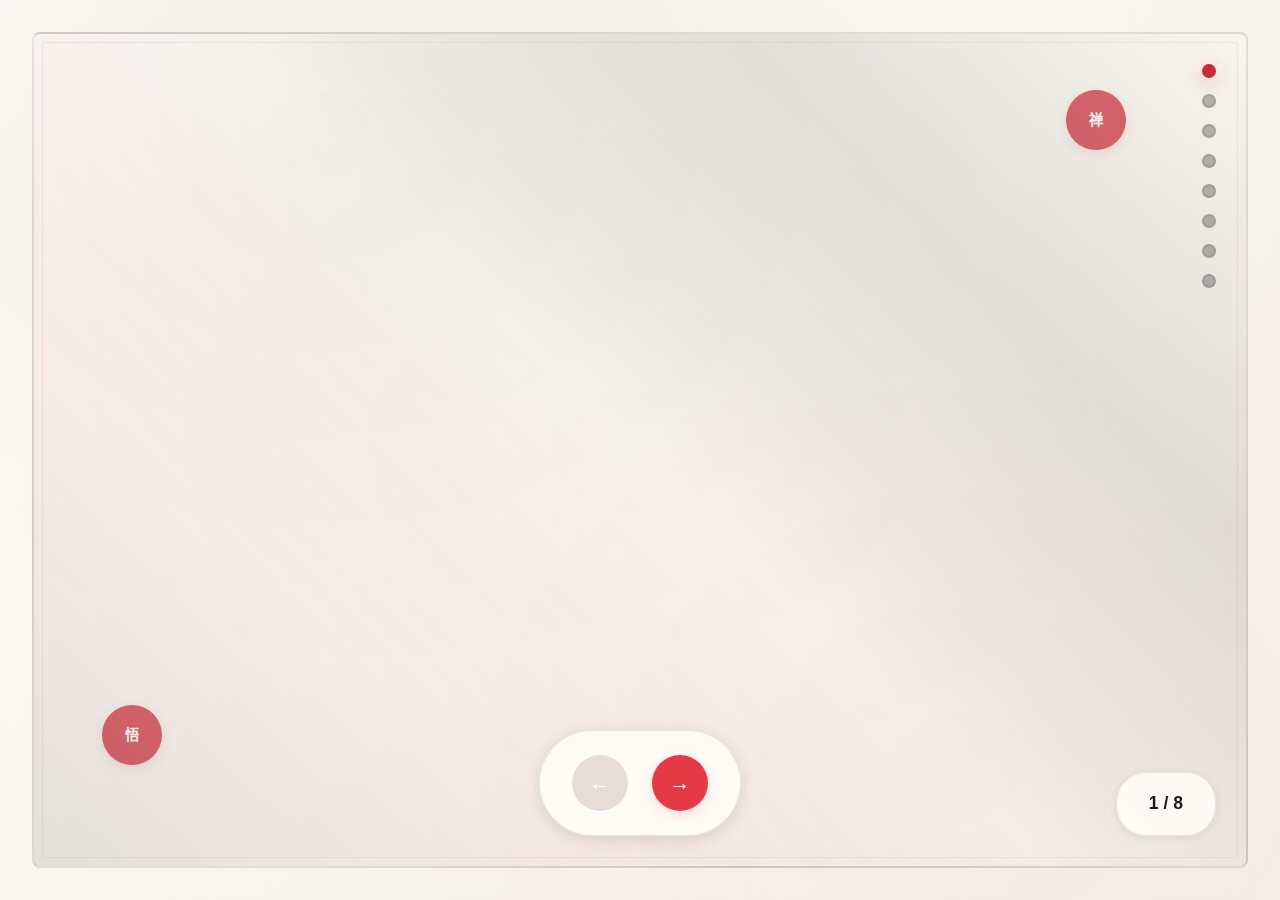
<file: index.html>
<!DOCTYPE html>
<html lang="zh-CN">
<head>
    <meta charset="UTF-8">
    <meta name="viewport" content="width=device-width, initial-scale=1.0">
    <title>镜悟小我心理成长训练营 - 水墨国风终极版</title>
    <style>
        /* ==================== 水墨国风终极版设计系统 ==================== */
        :root {
            /* 水墨色系 - 主色调 */
            --ink-black: #1A1A1A;              /* 浓墨黑 */
            --ink-dark: #2C2C2C;               /* 深墨灰 */
            --ink-medium: #4A4A4A;              /* 中墨灰 */
            --ink-light: #6B6B6B;               /* 淡墨灰 */
            --ink-wash: #8E8E8E;                /* 水墨灰 */
            
            /* 宣纸色系 - 背景 */
            --rice-paper-warm: #FEFBF7;         /* 温润宣纸 */
            --rice-paper-natural: #F9F6F0;      /* 自然宣纸 */
            --rice-paper-cream: #F5F0E8;        /* 奶油宣纸 */
            --rice-paper-texture: #F0E8DC;      /* 纹理宣纸 */
            --rice-paper-shadow: #E8DDD4;       /* 阴影宣纸 */
            
            /* 朱砂红色系 - 点缀 */
            --vermillion-deep: #CC2936;         /* 深朱砂 */
            --vermillion-medium: #E63946;       /* 中朱砂 */
            --vermillion-light: #F1665B;        /* 淡朱砂 */
            --vermillion-pale: #F8A5A5;         /* 最淡朱砂 */
            
            /* 传统金色 - 装饰 */
            --ancient-gold: #B8860B;            /* 古铜金 */
            --warm-gold: #DAA520;               /* 温润金 */
            --soft-gold: #F4E4BC;               /* 柔和金 */
            --golden-shimmer: #FFF8DC;          /* 金色闪光 */
            
            /* 自然绿色 - 和谐 */
            --bamboo-green: #2E7D32;            /* 竹绿 */
            --jade-green: #4CAF50;              /* 翡翠绿 */
            --fresh-green: #81C784;             /* 新叶绿 */
            
            /* 渐变系统 */
            --ink-wash-gradient: 
                radial-gradient(ellipse at 30% 20%, rgba(26, 26, 26, 0.03) 0%, transparent 50%),
                radial-gradient(ellipse at 70% 80%, rgba(204, 41, 54, 0.02) 0%, transparent 50%),
                linear-gradient(135deg, #FEFBF7 0%, #F9F6F0 50%, #F5F0E8 100%);
            
            --traditional-border: 
                linear-gradient(45deg, 
                    rgba(26, 26, 26, 0.1) 0%, 
                    rgba(204, 41, 54, 0.05) 25%, 
                    transparent 50%, 
                    rgba(26, 26, 26, 0.1) 75%, 
                    transparent 100%);
            
            --paper-texture: 
                repeating-linear-gradient(
                    0deg,
                    transparent 0px,
                    rgba(26, 26, 26, 0.008) 1px,
                    transparent 2px,
                    transparent 4px
                ),
                repeating-linear-gradient(
                    90deg,
                    transparent 0px,
                    rgba(204, 41, 54, 0.005) 1px,
                    transparent 2px,
                    transparent 6px
                );
            
            /* 阴影系统 */
            --ink-shadow-soft: 0 2px 8px rgba(26, 26, 26, 0.08);
            --ink-shadow-medium: 0 4px 16px rgba(26, 26, 26, 0.12);
            --ink-shadow-strong: 0 8px 24px rgba(26, 26, 26, 0.16);
            --vermillion-shadow: 0 4px 12px rgba(204, 41, 54, 0.15);
            
            /* 字体系统 */
            --font-primary: 'Noto Sans SC', 'Microsoft YaHei', 'PingFang SC', sans-serif;
            --font-elegant: 'Noto Serif SC', '宋体', serif;
            --font-calligraphy: 'STKaiti', 'KaiTi', '楷体', serif;
            
            /* 间距系统 */
            --space-xs: 0.25rem;
            --space-sm: 0.5rem;
            --space-md: 1rem;
            --space-lg: 1.5rem;
            --space-xl: 2rem;
            --space-xxl: 3rem;
            --space-3xl: 4rem;
            --space-4xl: 5rem;
        }

        /* ==================== 全局重置 ==================== */
        * {
            margin: 0;
            padding: 0;
            box-sizing: border-box;
        }

        body {
            font-family: var(--font-primary);
            line-height: 1.7;
            color: var(--ink-dark);
            background: var(--ink-wash-gradient);
            overflow: hidden;
            user-select: none;
            position: relative;
        }

        /* ==================== 宣纸质感与水墨纹理 ==================== */
        .traditional-paper {
            background: var(--ink-wash-gradient);
            position: relative;
            overflow: hidden;
        }

        .traditional-paper::before {
            content: '';
            position: absolute;
            top: 0;
            left: 0;
            right: 0;
            bottom: 0;
            background: var(--paper-texture);
            pointer-events: none;
            z-index: 1;
        }

        .traditional-paper::after {
            content: '';
            position: absolute;
            top: 0;
            left: 0;
            right: 0;
            bottom: 0;
            background: 
                radial-gradient(ellipse at 25% 15%, rgba(26, 26, 26, 0.02) 0%, transparent 40%),
                radial-gradient(ellipse at 75% 85%, rgba(204, 41, 54, 0.015) 0%, transparent 40%),
                radial-gradient(ellipse at 50% 50%, rgba(218, 165, 32, 0.01) 0%, transparent 60%);
            pointer-events: none;
            z-index: 2;
        }

        /* ==================== 山水画装饰元素 ==================== */
        .mountain-decoration {
            position: absolute;
            width: 200px;
            height: 120px;
            background: 
                linear-gradient(180deg, transparent 0%, rgba(26, 26, 26, 0.03) 50%, transparent 100%);
            clip-path: polygon(
                0% 100%, 10% 80%, 20% 90%, 35% 60%, 50% 75%, 
                65% 45%, 80% 65%, 90% 40%, 100% 55%, 100% 100%
            );
            opacity: 0.3;
            animation: mountainFloat 12s ease-in-out infinite;
        }

        .mountain-decoration:nth-child(1) {
            top: 8%;
            right: 8%;
            animation-delay: 0s;
        }

        .mountain-decoration:nth-child(2) {
            bottom: 15%;
            left: 5%;
            animation-delay: 4s;
            transform: scale(0.8);
        }

        .mountain-decoration:nth-child(3) {
            top: 40%;
            right: 20%;
            animation-delay: 8s;
            transform: scale(0.6);
        }

        @keyframes mountainFloat {
            0%, 100% { transform: translateY(0px) scale(var(--mountain-scale, 1)); opacity: 0.3; }
            50% { transform: translateY(-10px) scale(var(--mountain-scale, 1)); opacity: 0.5; }
        }

        /* ==================== 竹叶装饰 ==================== */
        .bamboo-decoration {
            position: absolute;
            width: 60px;
            height: 80px;
            background: 
                linear-gradient(90deg, transparent 20%, rgba(46, 125, 50, 0.2) 50%, transparent 80%),
                linear-gradient(0deg, transparent 30%, rgba(46, 125, 50, 0.15) 70%, transparent 100%);
            border-radius: 0 60% 60% 0;
            opacity: 0.4;
            animation: bambooSway 8s ease-in-out infinite;
        }

        .bamboo-decoration:nth-child(1) {
            top: 20%;
            left: 2%;
            animation-delay: 0s;
        }

        .bamboo-decoration:nth-child(2) {
            bottom: 25%;
            right: 3%;
            animation-delay: 3s;
            transform: scaleX(-1);
        }

        .bamboo-decoration:nth-child(3) {
            top: 50%;
            left: 8%;
            animation-delay: 6s;
        }

        @keyframes bambooSway {
            0%, 100% { transform: translateX(0px) rotate(0deg); }
            25% { transform: translateX(5px) rotate(1deg); }
            75% { transform: translateX(-5px) rotate(-1deg); }
        }

        /* ==================== 墨滴效果 ==================== */
        .ink-drop {
            position: absolute;
            width: 20px;
            height: 20px;
            background: radial-gradient(circle, rgba(26, 26, 26, 0.1) 0%, transparent 70%);
            border-radius: 50%;
            animation: inkDrop 15s ease-in-out infinite;
        }

        .ink-drop:nth-child(1) {
            top: 15%;
            left: 12%;
            animation-delay: 0s;
        }

        .ink-drop:nth-child(2) {
            top: 70%;
            right: 15%;
            animation-delay: 5s;
        }

        .ink-drop:nth-child(3) {
            bottom: 20%;
            left: 18%;
            animation-delay: 10s;
        }

        .ink-drop:nth-child(4) {
            top: 35%;
            right: 25%;
            animation-delay: 7s;
        }

        @keyframes inkDrop {
            0%, 100% { 
                transform: scale(1) rotate(0deg); 
                opacity: 0.3; 
            }
            25% { 
                transform: scale(1.5) rotate(90deg); 
                opacity: 0.6; 
            }
            50% { 
                transform: scale(0.8) rotate(180deg); 
                opacity: 0.4; 
            }
            75% { 
                transform: scale(1.2) rotate(270deg); 
                opacity: 0.7; 
            }
        }

        /* ==================== 主容器 ==================== */
        .presentation-container {
            width: 100vw;
            height: 100vh;
            position: relative;
            z-index: 10;
        }

        /* ==================== 页面容器 ==================== */
        .slide {
            width: 100%;
            height: 100%;
            position: absolute;
            top: 0;
            left: 0;
            opacity: 0;
            transform: translateX(100%);
            transition: all 0.8s cubic-bezier(0.4, 0, 0.2, 1);
            padding: var(--space-3xl);
            display: flex;
            flex-direction: column;
            justify-content: center;
            align-items: center;
        }

        .slide.active {
            opacity: 1;
            transform: translateX(0);
        }

        .slide.prev {
            transform: translateX(-100%);
        }

        /* ==================== 传统边框装饰 ==================== */
        .traditional-frame {
            position: absolute;
            top: var(--space-xl);
            left: var(--space-xl);
            right: var(--space-xl);
            bottom: var(--space-xl);
            border: 2px solid rgba(26, 26, 26, 0.1);
            border-radius: 8px;
            background: var(--traditional-border);
            z-index: 1;
        }

        .traditional-frame::before {
            content: '';
            position: absolute;
            top: 8px;
            left: 8px;
            right: 8px;
            bottom: 8px;
            border: 1px solid rgba(204, 41, 54, 0.08);
            border-radius: 4px;
        }

        /* ==================== 标题样式升级 ==================== */
        .main-title {
            font-family: var(--font-calligraphy);
            font-size: 4rem;
            font-weight: 400;
            color: var(--ink-black);
            text-align: center;
            margin-bottom: var(--space-xl);
            position: relative;
            text-shadow: 0 1px 2px rgba(26, 26, 26, 0.1);
            letter-spacing: 0.1em;
        }

        .main-title::before {
            content: '';
            position: absolute;
            top: -20px;
            left: 50%;
            transform: translateX(-50%);
            width: 80px;
            height: 1px;
            background: linear-gradient(90deg, transparent 0%, var(--vermillion-light) 50%, transparent 100%);
        }

        .main-title::after {
            content: '';
            position: absolute;
            bottom: -20px;
            left: 50%;
            transform: translateX(-50%);
            width: 120px;
            height: 2px;
            background: var(--traditional-border);
            border-radius: 1px;
        }

        .section-title {
            font-family: var(--font-elegant);
            font-size: 3rem;
            font-weight: 600;
            color: var(--vermillion-deep);
            text-align: center;
            margin-bottom: var(--space-3xl);
            position: relative;
            letter-spacing: 0.05em;
        }

        .section-title::before {
            content: '◆';
            position: absolute;
            top: -30px;
            left: 50%;
            transform: translateX(-50%);
            color: var(--warm-gold);
            font-size: 1.2rem;
        }

        .section-title::after {
            content: '';
            position: absolute;
            bottom: -15px;
            left: 50%;
            transform: translateX(-50%);
            width: 100px;
            height: 3px;
            background: linear-gradient(90deg, var(--vermillion-light) 0%, var(--warm-gold) 50%, var(--vermillion-light) 100%);
            border-radius: 2px;
        }

        /* ==================== 卡片容器升级 ==================== */
        .cards-container {
            display: grid;
            grid-template-columns: repeat(auto-fit, minmax(320px, 1fr));
            gap: var(--space-xl);
            width: 100%;
            max-width: 1400px;
            margin: 0 auto;
        }

        .card {
            background: rgba(254, 251, 247, 0.9);
            backdrop-filter: blur(15px);
            border: 1px solid rgba(26, 26, 26, 0.08);
            border-radius: 16px;
            padding: var(--space-xl);
            box-shadow: var(--ink-shadow-soft);
            transition: all 0.4s ease;
            position: relative;
            overflow: hidden;
        }

        .card::before {
            content: '';
            position: absolute;
            top: 0;
            left: -100%;
            width: 100%;
            height: 100%;
            background: linear-gradient(90deg, transparent 0%, rgba(218, 165, 32, 0.08) 50%, transparent 100%);
            transition: left 0.6s ease;
        }

        .card:hover {
            transform: translateY(-12px) rotateX(2deg);
            box-shadow: var(--ink-shadow-strong);
            border-color: rgba(204, 41, 54, 0.15);
            background: rgba(254, 251, 247, 0.95);
        }

        .card:hover::before {
            left: 100%;
        }

        .card-title {
            font-family: var(--font-elegant);
            font-size: 1.5rem;
            font-weight: 600;
            color: var(--ink-black);
            margin-bottom: var(--space-lg);
            display: flex;
            align-items: center;
            gap: var(--space-md);
            position: relative;
        }

        .card-icon {
            width: 32px;
            height: 32px;
            background: var(--vermillion-medium);
            border-radius: 50%;
            display: flex;
            align-items: center;
            justify-content: center;
            color: white;
            font-size: 1rem;
            box-shadow: var(--vermillion-shadow);
            flex-shrink: 0;
        }

        .card-content {
            color: var(--ink-medium);
            line-height: 1.8;
            font-size: 1.05rem;
        }

        /* ==================== 时间线样式升级 ==================== */
        .timeline-container {
            width: 100%;
            max-width: 1200px;
            margin: 0 auto;
            position: relative;
        }

        .timeline-container::before {
            content: '';
            position: absolute;
            left: 50%;
            top: 0;
            bottom: 0;
            width: 3px;
            background: linear-gradient(180deg, var(--vermillion-light) 0%, var(--warm-gold) 50%, var(--vermillion-light) 100%);
            transform: translateX(-50%);
            border-radius: 2px;
        }

        .timeline-item {
            display: grid;
            grid-template-columns: 140px 180px 1fr;
            gap: var(--space-xl);
            padding: var(--space-xl);
            background: rgba(254, 251, 247, 0.95);
            backdrop-filter: blur(10px);
            border: 1px solid rgba(26, 26, 26, 0.06);
            border-radius: 20px;
            margin-bottom: var(--space-xl);
            box-shadow: var(--ink-shadow-soft);
            transition: all 0.4s ease;
            position: relative;
        }

        .timeline-item::before {
            content: '';
            position: absolute;
            left: -15px;
            top: 50%;
            transform: translateY(-50%);
            width: 16px;
            height: 16px;
            background: var(--vermillion-deep);
            border: 3px solid rgba(254, 251, 247, 0.9);
            border-radius: 50%;
            box-shadow: var(--vermillion-shadow);
        }

        .timeline-item:hover {
            transform: translateX(15px) scale(1.02);
            box-shadow: var(--ink-shadow-medium);
            background: rgba(254, 251, 247, 1);
            border-color: rgba(204, 41, 54, 0.1);
        }

        .timeline-label {
            font-weight: 600;
            color: var(--vermillion-deep);
            text-align: center;
            padding: var(--space-lg) var(--space-md);
            background: linear-gradient(135deg, rgba(204, 41, 54, 0.1) 0%, rgba(204, 41, 54, 0.05) 100%);
            border-radius: 12px;
            font-size: 1rem;
            border: 1px solid rgba(204, 41, 54, 0.15);
        }

        .timeline-time {
            font-weight: 500;
            color: var(--warm-gold);
            text-align: center;
            padding: var(--space-lg) var(--space-md);
            background: linear-gradient(135deg, rgba(218, 165, 32, 0.15) 0%, rgba(218, 165, 32, 0.08) 100%);
            border-radius: 12px;
            font-size: 1rem;
            border: 1px solid rgba(218, 165, 32, 0.2);
        }

        .timeline-content strong {
            color: var(--ink-black);
            font-size: 1.2rem;
            display: block;
            margin-bottom: var(--space-sm);
            font-family: var(--font-elegant);
        }

        .timeline-content p {
            color: var(--ink-medium);
            line-height: 1.7;
            margin: 0;
        }

        /* ==================== 导航控制升级 ==================== */
        .navigation {
            position: fixed;
            bottom: var(--space-3xl);
            left: 50%;
            transform: translateX(-50%);
            display: flex;
            gap: var(--space-lg);
            z-index: 1000;
            background: rgba(254, 251, 247, 0.95);
            backdrop-filter: blur(25px);
            padding: var(--space-lg) var(--space-xl);
            border-radius: 60px;
            border: 1px solid rgba(26, 26, 26, 0.1);
            box-shadow: var(--ink-shadow-medium);
        }

        .nav-btn {
            width: 56px;
            height: 56px;
            border: none;
            border-radius: 50%;
            background: var(--vermillion-medium);
            color: white;
            cursor: pointer;
            transition: all 0.3s ease;
            display: flex;
            align-items: center;
            justify-content: center;
            font-size: 1.3rem;
            position: relative;
            overflow: hidden;
            box-shadow: var(--vermillion-shadow);
        }

        .nav-btn::before {
            content: '';
            position: absolute;
            top: 0;
            left: -100%;
            width: 100%;
            height: 100%;
            background: linear-gradient(90deg, transparent 0%, rgba(255, 255, 255, 0.2) 50%, transparent 100%);
            transition: left 0.4s ease;
        }

        .nav-btn:hover {
            background: var(--vermillion-deep);
            transform: scale(1.1);
        }

        .nav-btn:hover::before {
            left: 100%;
        }

        .nav-btn:disabled {
            background: var(--rice-paper-shadow);
            cursor: not-allowed;
            transform: none;
            box-shadow: none;
        }

        .nav-btn:disabled::before {
            display: none;
        }

        /* ==================== 进度指示器升级 ==================== */
        .progress-indicator {
            position: fixed;
            top: var(--space-3xl);
            right: var(--space-3xl);
            display: flex;
            flex-direction: column;
            gap: var(--space-md);
            z-index: 1000;
        }

        .progress-dot {
            width: 14px;
            height: 14px;
            border-radius: 50%;
            background: rgba(26, 26, 26, 0.3);
            cursor: pointer;
            transition: all 0.3s ease;
            position: relative;
            border: 2px solid rgba(26, 26, 26, 0.1);
        }

        .progress-dot.active {
            background: var(--vermillion-deep);
            transform: scale(1.4);
            box-shadow: var(--vermillion-shadow);
            border-color: rgba(254, 251, 247, 0.9);
        }

        .progress-dot:hover {
            background: var(--vermillion-medium);
            transform: scale(1.3);
        }

        .progress-dot::after {
            content: attr(data-title);
            position: absolute;
            right: 25px;
            top: 50%;
            transform: translateY(-50%);
            background: rgba(26, 26, 26, 0.9);
            color: white;
            padding: var(--space-sm) var(--space-md);
            border-radius: 8px;
            font-size: 0.85rem;
            white-space: nowrap;
            opacity: 0;
            transition: opacity 0.3s ease;
            pointer-events: none;
        }

        .progress-dot:hover::after {
            opacity: 1;
        }

        /* ==================== 页面计数器升级 ==================== */
        .page-counter {
            position: fixed;
            bottom: var(--space-3xl);
            right: var(--space-3xl);
            background: rgba(254, 251, 247, 0.95);
            backdrop-filter: blur(25px);
            padding: var(--space-md) var(--space-xl);
            border-radius: 30px;
            border: 1px solid rgba(26, 26, 26, 0.1);
            color: var(--ink-black);
            font-weight: 600;
            font-size: 1.1rem;
            z-index: 1000;
            box-shadow: var(--ink-shadow-soft);
        }

        /* ==================== 印章装饰 ==================== */
        .seal-decoration {
            position: absolute;
            width: 60px;
            height: 60px;
            background: var(--vermillion-deep);
            border-radius: 50%;
            display: flex;
            align-items: center;
            justify-content: center;
            color: var(--rice-paper-warm);
            font-family: var(--font-calligraphy);
            font-size: 0.9rem;
            font-weight: bold;
            box-shadow: var(--vermillion-shadow);
            opacity: 0.7;
            animation: sealGlow 6s ease-in-out infinite;
        }

        .seal-decoration:nth-child(1) {
            top: 10%;
            right: 12%;
            animation-delay: 0s;
        }

        .seal-decoration:nth-child(2) {
            bottom: 15%;
            left: 8%;
            animation-delay: 3s;
        }

        @keyframes sealGlow {
            0%, 100% { opacity: 0.7; transform: scale(1); }
            50% { opacity: 1; transform: scale(1.05); }
        }

        /* ==================== 欢迎页面特殊样式 ==================== */
        .welcome-content {
            text-align: center;
            max-width: 900px;
            position: relative;
        }

        .welcome-subtitle {
            font-family: var(--font-elegant);
            font-size: 1.8rem;
            color: var(--vermillion-medium);
            margin-bottom: var(--space-3xl);
            font-weight: 400;
            letter-spacing: 0.05em;
        }

        .welcome-description {
            font-size: 1.2rem;
            color: var(--ink-medium);
            line-height: 1.9;
            margin-bottom: var(--space-3xl);
            letter-spacing: 0.02em;
        }

        .welcome-decorative {
            width: 250px;
            height: 2px;
            background: var(--traditional-border);
            margin: var(--space-3xl) auto;
            border-radius: 1px;
            position: relative;
        }

        .welcome-decorative::before,
        .welcome-decorative::after {
            content: '●';
            position: absolute;
            top: 50%;
            transform: translateY(-50%);
            color: var(--warm-gold);
            font-size: 0.8rem;
        }

        .welcome-decorative::before {
            left: -15px;
        }

        .welcome-decorative::after {
            right: -15px;
        }

        /* ==================== 高级动画效果 ==================== */
        .fade-in-up {
            animation: fadeInUp 1s ease-out forwards;
            opacity: 0;
        }

        @keyframes fadeInUp {
            from {
                opacity: 0;
                transform: translateY(40px);
            }
            to {
                opacity: 1;
                transform: translateY(0);
            }
        }

        .slide-in-right {
            animation: slideInRight 0.8s ease-out forwards;
            opacity: 0;
        }

        @keyframes slideInRight {
            from {
                opacity: 0;
                transform: translateX(60px);
            }
            to {
                opacity: 1;
                transform: translateX(0);
            }
        }

        .traditional-entrance {
            animation: traditionalEntrance 1.2s ease-out forwards;
            opacity: 0;
        }

        @keyframes traditionalEntrance {
            from {
                opacity: 0;
                transform: scale(0.9) rotate(-2deg);
            }
            to {
                opacity: 1;
                transform: scale(1) rotate(0deg);
            }
        }

        /* ==================== 响应式设计升级 ==================== */
        @media (max-width: 768px) {
            .main-title {
                font-size: 2.8rem;
            }
            
            .section-title {
                font-size: 2.2rem;
            }
            
            .slide {
                padding: var(--space-xl);
            }
            
            .timeline-item {
                grid-template-columns: 1fr;
                gap: var(--space-md);
                text-align: center;
                padding: var(--space-lg);
            }
            
            .timeline-item::before {
                left: 50%;
                top: -8px;
                transform: translateX(-50%);
            }
            
            .cards-container {
                grid-template-columns: 1fr;
                gap: var(--space-lg);
            }
            
            .navigation {
                bottom: var(--space-lg);
                padding: var(--space-md) var(--space-lg);
            }
            
            .nav-btn {
                width: 48px;
                height: 48px;
                font-size: 1.1rem;
            }
            
            .progress-indicator {
                top: var(--space-lg);
                right: var(--space-lg);
            }
            
            .page-counter {
                bottom: var(--space-lg);
                right: var(--space-lg);
                padding: var(--space-sm) var(--space-lg);
                font-size: 1rem;
            }
        }

        /* ==================== 打印样式 ==================== */
        @media print {
            .navigation,
            .progress-indicator,
            .page-counter,
            .mountain-decoration,
            .bamboo-decoration,
            .ink-drop,
            .seal-decoration,
            .traditional-frame {
                display: none !important;
            }
            
            .slide {
                position: static !important;
                opacity: 1 !important;
                transform: none !important;
                page-break-after: always;
                height: auto;
                min-height: 100vh;
                padding: var(--space-xl);
            }
        }
    </style>
</head>
<body class="traditional-paper">
    <div class="presentation-container">
        <!-- 山水画装饰 -->
        <div class="mountain-decoration"></div>
        <div class="mountain-decoration"></div>
        <div class="mountain-decoration"></div>
        
        <!-- 竹叶装饰 -->
        <div class="bamboo-decoration"></div>
        <div class="bamboo-decoration"></div>
        <div class="bamboo-decoration"></div>
        
        <!-- 墨滴效果 -->
        <div class="ink-drop"></div>
        <div class="ink-drop"></div>
        <div class="ink-drop"></div>
        <div class="ink-drop"></div>
        
        <!-- 传统边框 -->
        <div class="traditional-frame"></div>
        
        <!-- 页面1：欢迎封面 -->
        <section class="slide active traditional-paper" data-slide="1">
            <div class="seal-decoration">禅</div>
            <div class="seal-decoration">悟</div>
            
            <div class="welcome-content traditional-entrance">
                <h1 class="main-title">镜悟小我</h1>
                <h2 class="welcome-subtitle">心理成长训练营</h2>
                <div class="welcome-decorative"></div>
                <p class="welcome-description">
                    亲爱的学员，欢迎您参加镜悟小我心理成长训练营！<br><br>
                    在接下来的三天里，我们将共同开启一段探索内心、自我成长的旅程。<br>
                    在这里，您将体验传统文化的智慧，感受内心深处的宁静与力量。
                </p>
            </div>
        </section>

        <!-- 页面2：参营准备 -->
        <section class="slide traditional-paper" data-slide="2">
            <h2 class="section-title slide-in-right">参营前准备</h2>
            <div class="cards-container">
                <div class="card fade-in-up" style="animation-delay: 0.1s;">
                    <h3 class="card-title">
                        <span class="card-icon">座</span>
                        座位安排
                    </h3>
                    <div class="card-content">
                        您在入场后可自行选择座位入座，一人一座，固定位置。
                    </div>
                </div>
                
                <div class="card fade-in-up" style="animation-delay: 0.2s;">
                    <h3 class="card-title">
                        <span class="card-icon">衣</span>
                        着装建议
                    </h3>
                    <div class="card-content">
                        建议穿着宽松舒适的衣物，以便更好地参与各项训练活动。
                    </div>
                </div>
                
                <div class="card fade-in-up" style="animation-delay: 0.3s;">
                    <h3 class="card-title">
                        <span class="card-icon">温</span>
                        环境温度
                    </h3>
                    <div class="card-content">
                        会场内为您配备毛毯，空调将调控至适宜温度，确保舒适体验。
                    </div>
                </div>
                
                <div class="card fade-in-up" style="animation-delay: 0.4s;">
                    <h3 class="card-title">
                        <span class="card-icon">食</span>
                        餐饮安排
                    </h3>
                    <div class="card-content">
                        参营期间建议清淡饮食。早餐7:00-8:00，午餐为素食桌餐，晚餐需自行安排。
                    </div>
                </div>
                
                <div class="card fade-in-up" style="animation-delay: 0.5s;">
                    <h3 class="card-title">
                        <span class="card-icon">📱</span>
                        电子设备
                    </h3>
                    <div class="card-content">
                        请勿将电子设备带入会场，入场前请将手机调至静音交由工作人员保管。
                    </div>
                </div>
                
                <div class="card fade-in-up" style="animation-delay: 0.6s;">
                    <h3 class="card-title">
                        <span class="card-icon">💧</span>
                        饮水服务
                    </h3>
                    <div class="card-content">
                        会场外设置饮水区，提供温热水、红糖、咖啡等饮品，可自带水杯。
                    </div>
                </div>
                
                <div class="card fade-in-up" style="animation-delay: 0.7s;">
                    <h3 class="card-title">
                        <span class="card-icon">💼</span>
                        物品保管
                    </h3>
                    <div class="card-content">
                        请自行保管贵重物品，建议随身携带，确保财物安全。
                    </div>
                </div>
            </div>
        </section>

        <!-- 页面3：训练营流程（第1天重点） -->
        <section class="slide traditional-paper" data-slide="3">
            <h2 class="section-title slide-in-right">训练营流程 - 第一天</h2>
            <div class="timeline-container">
                <div class="timeline-item fade-in-up" style="animation-delay: 0.1s;">
                    <div class="timeline-label">第1天</div>
                    <div class="timeline-time">7:40-8:10</div>
                    <div class="timeline-content">
                        <strong>签到登记</strong>
                        <p>请至二楼会议室门口签到台登记，领取学员资料包。</p>
                    </div>
                </div>
                
                <div class="timeline-item fade-in-up" style="animation-delay: 0.2s;">
                    <div class="timeline-label">每天</div>
                    <div class="timeline-time">8:10</div>
                    <div class="timeline-content">
                        <strong>有序入场</strong>
                        <p>请您排队进场，选择座位，保持安静准备开始学习。</p>
                    </div>
                </div>
                
                <div class="timeline-item fade-in-up" style="animation-delay: 0.3s;">
                    <div class="timeline-label">每天</div>
                    <div class="timeline-time">8:10-8:30</div>
                    <div class="timeline-content">
                        <strong>静心环节</strong>
                        <p>请您闭目静坐，感受内心。如身心乏累，可躺下静心；也可释放情绪。</p>
                    </div>
                </div>
                
                <div class="timeline-item fade-in-up" style="animation-delay: 0.4s;">
                    <div class="timeline-label">每天</div>
                    <div class="timeline-time">8:30-10:30</div>
                    <div class="timeline-content">
                        <strong>核心训练时段</strong>
                        <p>您可举手发言，与老师对话答疑解惑。举手后请耐心等待，工作人员会按顺序递送麦克风。</p>
                    </div>
                </div>
                
                <div class="timeline-item fade-in-up" style="animation-delay: 0.5s;">
                    <div class="timeline-label">休息</div>
                    <div class="timeline-time">10:30-10:40</div>
                    <div class="timeline-content">
                        <strong>茶歇时间</strong>
                        <p>会场外备有小食与水果供您食用，适当补充能量。</p>
                    </div>
                </div>
            </div>
        </section>

        <!-- 页面4：训练营流程（完整安排） -->
        <section class="slide traditional-paper" data-slide="4">
            <h2 class="section-title slide-in-right">训练营完整流程</h2>
            <div class="timeline-container">
                <div class="timeline-item fade-in-up" style="animation-delay: 0.1s;">
                    <div class="timeline-label">上午</div>
                    <div class="timeline-time">10:40-12:00</div>
                    <div class="timeline-content">
                        <strong>训练营继续</strong>
                        <p>深入探索内心世界，解答困惑。</p>
                    </div>
                </div>
                
                <div class="timeline-item fade-in-up" style="animation-delay: 0.2s;">
                    <div class="timeline-label">午餐</div>
                    <div class="timeline-time">12:00-12:40</div>
                    <div class="timeline-content">
                        <strong>营养补给</strong>
                        <p>下课后请您尽快前往餐厅就餐，午餐为清淡素食。</p>
                    </div>
                </div>
                
                <div class="timeline-item fade-in-up" style="animation-delay: 0.3s;">
                    <div class="timeline-label">午休</div>
                    <div class="timeline-time">12:40-14:00</div>
                    <div class="timeline-content">
                        <strong>养精蓄锐</strong>
                        <p>您可回房间或在教室午休，为下午的学习储备精力。</p>
                    </div>
                </div>
                
                <div class="timeline-item fade-in-up" style="animation-delay: 0.4s;">
                    <div class="timeline-label">下午</div>
                    <div class="timeline-time">14:00-14:20</div>
                    <div class="timeline-content">
                        <strong>下午静心</strong>
                        <p>重新调整状态，准备下午的深入学习。</p>
                    </div>
                </div>
                
                <div class="timeline-item fade-in-up" style="animation-delay: 0.5s;">
                    <div class="timeline-label">下午</div>
                    <div class="timeline-time">14:20-16:20</div>
                    <div class="timeline-content">
                        <strong>深度训练</strong>
                        <p>系统性学习心理学知识和实践技能。</p>
                    </div>
                </div>
                
                <div class="timeline-item fade-in-up" style="animation-delay: 0.6s;">
                    <div class="timeline-label">休息</div>
                    <div class="timeline-time">16:20-16:30</div>
                    <div class="timeline-content">
                        <strong>短暂休息</strong>
                        <p>适当活动，调整状态。</p>
                    </div>
                </div>
                
                <div class="timeline-item fade-in-up" style="animation-delay: 0.7s;">
                    <div class="timeline-label">晚上</div>
                    <div class="timeline-time">16:30-19:00</div>
                    <div class="timeline-content">
                        <strong>晚间训练</strong>
                        <p>第3天结束时间为18:00-18:30之间，请安排好行程。</p>
                    </div>
                </div>
            </div>
        </section>

        <!-- 页面5：训练营形式 -->
        <section class="slide traditional-paper" data-slide="5">
            <h2 class="section-title slide-in-right">训练营形式</h2>
            <p class="welcome-description" style="text-align: center; max-width: 800px; margin: 0 auto var(--space-3xl);">
                训练营通过多种方式引导您放松身心、觉察自我、回归内在。您将体验到以下多种形式：
            </p>
            <div class="cards-container">
                <div class="card fade-in-up" style="animation-delay: 0.1s;">
                    <h3 class="card-title">
                        <span class="card-icon">💬</span>
                        答疑解惑
                    </h3>
                    <div class="card-content">
                        专业老师现场解答学员提出的心理成长相关问题。
                    </div>
                </div>
                
                <div class="card fade-in-up" style="animation-delay: 0.2s;">
                    <h3 class="card-title">
                        <span class="card-icon">🗣️</span>
                        对话引导
                    </h3>
                    <div class="card-content">
                        一对一或小组对话，引导深入探索内心世界。
                    </div>
                </div>
                
                <div class="card fade-in-up" style="animation-delay: 0.3s;">
                    <h3 class="card-title">
                        <span class="card-icon">🎵</span>
                        静心音乐
                    </h3>
                    <div class="card-content">
                        舒缓的音乐帮助放松身心，营造宁静的学习氛围。
                    </div>
                </div>
                
                <div class="card fade-in-up" style="animation-delay: 0.4s;">
                    <h3 class="card-title">
                        <span class="card-icon">😊</span>
                        情绪释放
                    </h3>
                    <div class="card-content">
                        安全的环境让您释放压抑的情绪，获得内心平静。
                    </div>
                </div>
                
                <div class="card fade-in-up" style="animation-delay: 0.5s;">
                    <h3 class="card-title">
                        <span class="card-icon">🧘</span>
                        静坐觉察
                    </h3>
                    <div class="card-content">
                        通过静坐练习培养觉察能力，洞察内心变化。
                    </div>
                </div>
                
                <div class="card fade-in-up" style="animation-delay: 0.6s;">
                    <h3 class="card-title">
                        <span class="card-icon">📺</span>
                        视频照见
                    </h3>
                    <div class="card-content">
                        通过视频内容帮助理解心理概念，获得新的认知。
                    </div>
                </div>
                
                <div class="card fade-in-up" style="animation-delay: 0.7s;">
                    <h3 class="card-title">
                        <span class="card-icon">💭</span>
                        心念面对
                    </h3>
                    <div class="card-content">
                        正面面对内心念头，学会接纳和处理内在冲突。
                    </div>
                </div>
                
                <div class="card fade-in-up" style="animation-delay: 0.8s;">
                    <h3 class="card-title">
                        <span class="card-icon">😴</span>
                        睡眠养神
                    </h3>
                    <div class="card-content">
                        专门的休息和睡眠指导，恢复精力，滋养心神。
                    </div>
                </div>
            </div>
        </section>

        <!-- 页面6：学习效果 -->
        <section class="slide traditional-paper" data-slide="6">
            <h2 class="section-title slide-in-right">如何达到最佳学习效果</h2>
            <div class="cards-container">
                <div class="card fade-in-up" style="animation-delay: 0.1s;">
                    <h3 class="card-title">
                        <span class="card-icon">🧘</span>
                        放松身心
                    </h3>
                    <div class="card-content">
                        放下外界的压力和焦虑，以开放的心态参与训练。
                    </div>
                </div>
                
                <div class="card fade-in-up" style="animation-delay: 0.2s;">
                    <h3 class="card-title">
                        <span class="card-icon">😊</span>
                        真实面对
                    </h3>
                    <div class="card-content">
                        诚实地面对自己的内心，不逃避困难和挑战。
                    </div>
                </div>
                
                <div class="card fade-in-up" style="animation-delay: 0.3s;">
                    <h3 class="card-title">
                        <span class="card-icon">🗣️</span>
                        发言表达
                    </h3>
                    <div class="card-content">
                        积极参与讨论，勇敢表达自己的想法和感受。
                    </div>
                </div>
                
                <div class="card fade-in-up" style="animation-delay: 0.4s;">
                    <h3 class="card-title">
                        <span class="card-icon">👁️</span>
                        关注自己
                    </h3>
                    <div class="card-content">
                        将注意力转向内在，关注自己的成长和变化。
                    </div>
                </div>
                
                <div class="card fade-in-up" style="animation-delay: 0.5s;">
                    <h3 class="card-title">
                        <span class="card-icon">🌱</span>
                        接受过程
                    </h3>
                    <div class="card-content">
                        接受成长是一个渐进的过程，不要急于求成。
                    </div>
                </div>
                
                <div class="card fade-in-up" style="animation-delay: 0.6s; grid-column: 1 / -1; max-width: 700px; margin: 0 auto;">
                    <h3 class="card-title">
                        <span class="card-icon">💎</span>
                        智慧引导
                    </h3>
                    <div class="card-content" style="font-size: 1.15rem; text-align: center;">
                        每个人都具备觉知与觉察的能力，唤醒内心是一个渐进的过程，如您感到着急、烦躁等，请先接受自己当下的状态，然后再去探索情绪背后的原因，从而逐步放松，层层深入内心。
                    </div>
                </div>
            </div>
        </section>

        <!-- 页面7：后续服务 -->
        <section class="slide traditional-paper" data-slide="7">
            <h2 class="section-title slide-in-right">参营后服务须知</h2>
            <div class="cards-container">
                <div class="card fade-in-up" style="animation-delay: 0.1s; grid-column: 1 / -1; max-width: 900px; margin: 0 auto;">
                    <h3 class="card-title">
                        <span class="card-icon">🎁</span>
                        成长陪伴服务
                    </h3>
                    <div class="card-content" style="font-size: 1.15rem;">
                        新学员在训练营结束后将获赠为期一个月的成长陪伴服务，以辅助您在生活实践中应用练习。
                    </div>
                </div>
                
                <div class="card fade-in-up" style="animation-delay: 0.2s;">
                    <h3 class="card-title">
                        <span class="card-icon">⏰</span>
                        服务时长
                    </h3>
                    <div class="card-content">
                        每天30分钟至1小时的个性化指导，根据您的需要灵活安排。
                    </div>
                </div>
                
                <div class="card fade-in-up" style="animation-delay: 0.3s;">
                    <h3 class="card-title">
                        <span class="card-icon">📞</span>
                        预约方式
                    </h3>
                    <div class="card-content">
                        请您提前联系服务人员预约时间，确保服务的及时性和有效性。
                    </div>
                </div>
                
                <div class="card fade-in-up" style="animation-delay: 0.4s;">
                    <h3 class="card-title">
                        <span class="card-icon">⏱️</span>
                        准时参与
                    </h3>
                    <div class="card-content">
                        请准时参与每次辅导，珍惜这段宝贵的成长时光。
                    </div>
                </div>
                
                <div class="card fade-in-up" style="animation-delay: 0.5s;">
                    <h3 class="card-title">
                        <span class="card-icon">🌟</span>
                        持续成长
                    </h3>
                    <div class="card-content">
                        将训练营学到的知识和技能应用到日常生活中，持续成长。
                    </div>
                </div>
            </div>
        </section>

        <!-- 页面8：结束语 -->
        <section class="slide traditional-paper" data-slide="8">
            <div class="seal-decoration">安</div>
            <div class="seal-decoration">宁</div>
            
            <div class="welcome-content traditional-entrance">
                <h1 class="main-title">开启智慧之门</h1>
                <div class="welcome-decorative"></div>
                <p class="welcome-description">
                    愿这份训练营的学习之旅<br><br>
                    能够真正帮助到每一个参与心理成长的人<br><br>
                    在传统文化的滋养下<br><br>
                    获得内心的宁静与智慧<br><br>
                    找到属于自己的光明道路
                </p>
                <div class="welcome-subtitle" style="margin-top: var(--space-3xl); color: var(--warm-gold); font-family: var(--font-calligraphy);">
                    感谢您的参与，祝您收获满满！
                </div>
            </div>
        </section>
    </div>

    <!-- 导航控制 -->
    <div class="navigation">
        <button class="nav-btn" id="prevBtn" onclick="changeSlide(-1)" title="上一页">
            ←
        </button>
        <button class="nav-btn" id="nextBtn" onclick="changeSlide(1)" title="下一页">
            →
        </button>
    </div>

    <!-- 进度指示器 -->
    <div class="progress-indicator" id="progressIndicator">
        <!-- 由JavaScript动态生成 -->
    </div>

    <!-- 页面计数器 -->
    <div class="page-counter" id="pageCounter">
        <span id="currentPage">1</span> / <span id="totalPages">8</span>
    </div>

    <script>
        // ==================== 全局变量 ====================
        let currentSlide = 1;
        const totalSlides = 8;
        let isTransitioning = false;

        // ==================== 页面标题数据 ====================
        const slideTitles = [
            '欢迎封面',
            '参营准备', 
            '第一天流程',
            '完整流程',
            '训练形式',
            '学习效果',
            '后续服务',
            '结束语'
        ];

        // ==================== 初始化 ====================
        document.addEventListener('DOMContentLoaded', function() {
            initializePresentation();
            setupEventListeners();
            createProgressIndicator();
            updateNavigation();
        });

        // ==================== 初始化演示文稿 ====================
        function initializePresentation() {
            // 设置总页数
            document.getElementById('totalPages').textContent = totalSlides;
            
            // 初始化页面
            showSlide(1);
        }

        // ==================== 事件监听设置 ====================
        function setupEventListeners() {
            // 键盘导航
            document.addEventListener('keydown', handleKeyPress);
            
            // 触摸滑动（优化防抖）
            let startX = 0;
            let startY = 0;
            let touchTimeout;
            
            document.addEventListener('touchstart', function(e) {
                startX = e.touches[0].clientX;
                startY = e.touches[0].clientY;
            }, { passive: true });
            
            document.addEventListener('touchend', function(e) {
                if (!startX || !startY) return;
                
                // 清除之前的定时器
                clearTimeout(touchTimeout);
                
                const endX = e.changedTouches[0].clientX;
                const endY = e.changedTouches[0].clientY;
                
                const diffX = startX - endX;
                const diffY = startY - endY;
                
                // 确保是水平滑动且滑动距离足够
                if (Math.abs(diffX) > Math.abs(diffY) && Math.abs(diffX) > 50) {
                    touchTimeout = setTimeout(() => {
                        if (diffX > 0) {
                            changeSlide(1); // 向左滑动，下一页
                        } else {
                            changeSlide(-1); // 向右滑动，上一页
                        }
                    }, 50); // 50ms 防抖延迟
                }
                
                startX = 0;
                startY = 0;
            }, { passive: true });
            
            // 鼠标滚轮（优化防抖）
            let wheelTimeout;
            document.addEventListener('wheel', function(e) {
                clearTimeout(wheelTimeout);
                wheelTimeout = setTimeout(() => {
                    if (e.deltaY > 0) {
                        changeSlide(1);
                    } else {
                        changeSlide(-1);
                    }
                }, 100);
            }, { passive: true });
        }

        // ==================== 键盘事件处理 ====================
        function handleKeyPress(e) {
            switch(e.key) {
                case 'ArrowLeft':
                case 'ArrowUp':
                    e.preventDefault();
                    changeSlide(-1);
                    break;
                case 'ArrowRight':
                case 'ArrowDown':
                case ' ':
                    e.preventDefault();
                    changeSlide(1);
                    break;
                case 'Home':
                    e.preventDefault();
                    goToSlide(1);
                    break;
                case 'End':
                    e.preventDefault();
                    goToSlide(totalSlides);
                    break;
            }
        }

        // ==================== 切换幻灯片 ====================
        function changeSlide(direction) {
            if (isTransitioning) return;
            
            const newSlide = currentSlide + direction;
            
            if (newSlide >= 1 && newSlide <= totalSlides) {
                goToSlide(newSlide);
            }
        }

        // ==================== 跳转到指定幻灯片 ====================
        function goToSlide(slideNumber) {
            if (isTransitioning || slideNumber === currentSlide) return;
            
            isTransitioning = true;
            
            // 隐藏当前幻灯片
            const currentSlideElement = document.querySelector(`[data-slide="${currentSlide}"]`);
            if (currentSlideElement) {
                currentSlideElement.classList.remove('active');
                if (slideNumber > currentSlide) {
                    currentSlideElement.classList.add('prev');
                } else {
                    currentSlideElement.classList.remove('prev');
                }
            }
            
            // 显示新幻灯片
            setTimeout(() => {
                currentSlide = slideNumber;
                showSlide(currentSlide);
                updateNavigation();
                updateProgressIndicator();
                updatePageCounter();
                isTransitioning = false;
            }, 200);
        }

        // ==================== 显示幻灯片 ====================
        function showSlide(slideNumber) {
            const slideElement = document.querySelector(`[data-slide="${slideNumber}"]`);
            if (slideElement) {
                slideElement.classList.add('active');
                slideElement.classList.remove('prev');
                
                // 触发动画
                triggerSlideAnimations(slideElement);
            }
        }

        // ==================== 触发幻灯片动画 ====================
        function triggerSlideAnimations(slideElement) {
            const animatedElements = slideElement.querySelectorAll('.fade-in-up, .slide-in-right, .traditional-entrance');
            
            animatedElements.forEach((element, index) => {
                element.style.animationDelay = `${index * 0.1}s`;
                element.style.animationPlayState = 'running';
            });
        }

        // ==================== 更新导航按钮 ====================
        function updateNavigation() {
            const prevBtn = document.getElementById('prevBtn');
            const nextBtn = document.getElementById('nextBtn');
            
            prevBtn.disabled = currentSlide === 1;
            nextBtn.disabled = currentSlide === totalSlides;
        }

        // ==================== 创建进度指示器 ====================
        function createProgressIndicator() {
            const indicator = document.getElementById('progressIndicator');
            
            for (let i = 1; i <= totalSlides; i++) {
                const dot = document.createElement('div');
                dot.className = 'progress-dot';
                dot.setAttribute('data-title', slideTitles[i - 1]);
                if (i === 1) dot.classList.add('active');
                dot.onclick = () => goToSlide(i);
                indicator.appendChild(dot);
            }
        }

        // ==================== 更新进度指示器 ====================
        function updateProgressIndicator() {
            const dots = document.querySelectorAll('.progress-dot');
            dots.forEach((dot, index) => {
                if (index + 1 === currentSlide) {
                    dot.classList.add('active');
                } else {
                    dot.classList.remove('active');
                }
            });
        }

        // ==================== 更新页面计数器 ====================
        function updatePageCounter() {
            document.getElementById('currentPage').textContent = currentSlide;
        }

        // ==================== 页面可见性变化处理 ====================
        document.addEventListener('visibilitychange', function() {
            const animatedElements = document.querySelectorAll('.mountain-decoration, .bamboo-decoration, .ink-drop, .seal-decoration');
            
            if (document.hidden) {
                // 页面隐藏时暂停动画
                animatedElements.forEach(el => {
                    el.style.animationPlayState = 'paused';
                });
            } else {
                // 页面显示时恢复动画
                animatedElements.forEach(el => {
                    el.style.animationPlayState = 'running';
                });
            }
        });

        // ==================== 错误处理 ====================
        window.addEventListener('error', function(e) {
            console.error('演示文稿错误:', e.error);
        });

        // ==================== 性能优化 ====================
        // 预加载下一页内容
        function preloadNextSlide() {
            const nextSlide = currentSlide + 1;
            if (nextSlide <= totalSlides) {
                const nextSlideElement = document.querySelector(`[data-slide="${nextSlide}"]`);
                if (nextSlideElement) {
                    // 预计算样式和布局
                    nextSlideElement.style.willChange = 'transform, opacity';
                }
            }
        }

        // 页面加载完成后执行预加载
        setTimeout(preloadNextSlide, 1000);

        // ==================== 触摸优化 ====================
        // 防止iOS Safari的橡皮筋效果
        document.addEventListener('touchmove', function(e) {
            if (e.scale !== 1) { 
                e.preventDefault(); 
            }
        }, { passive: false });

        // ==================== 窗口大小变化处理 ====================
        let resizeTimeout;
        window.addEventListener('resize', function() {
            clearTimeout(resizeTimeout);
            resizeTimeout = setTimeout(() => {
                // 重新计算布局
                const slides = document.querySelectorAll('.slide');
                slides.forEach(slide => {
                    slide.style.willChange = 'auto';
                    slide.style.willChange = 'transform, opacity';
                });
            }, 250);
        });
    </script>
</body>
</html>
</file>
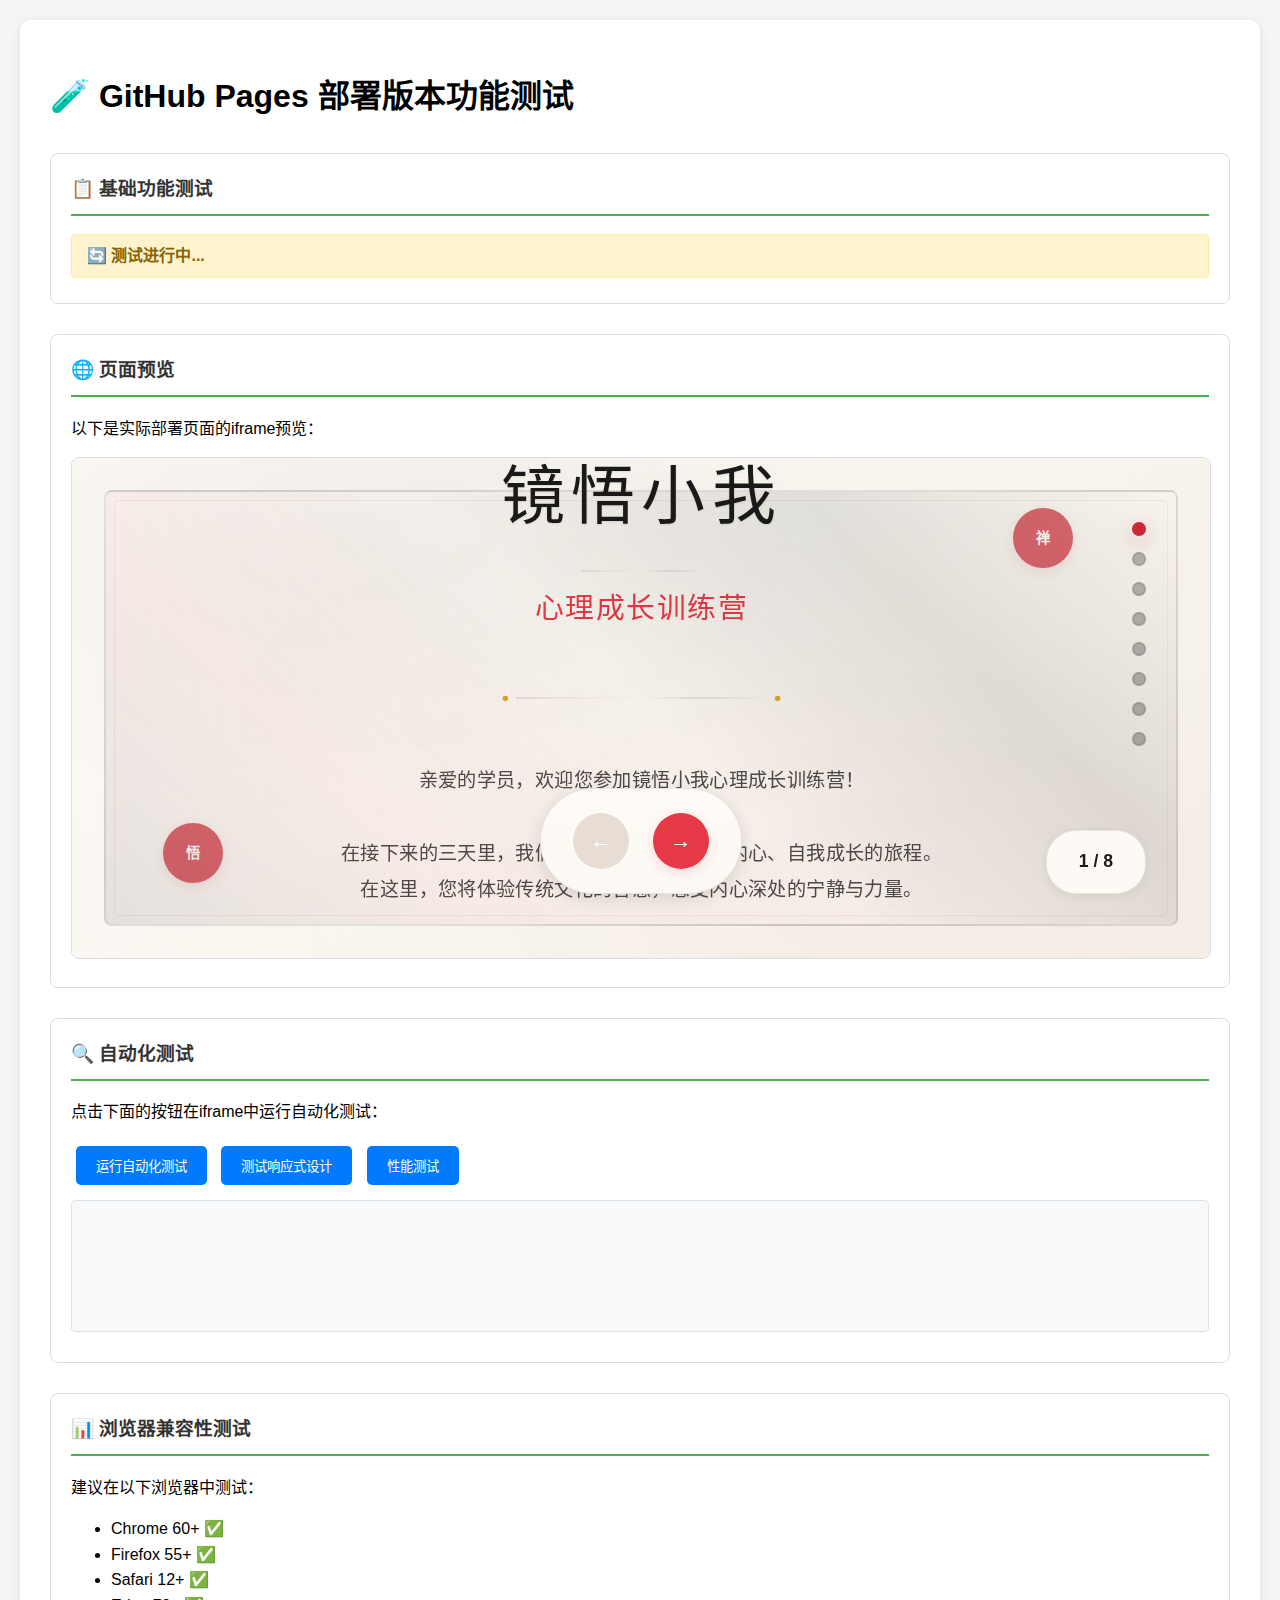
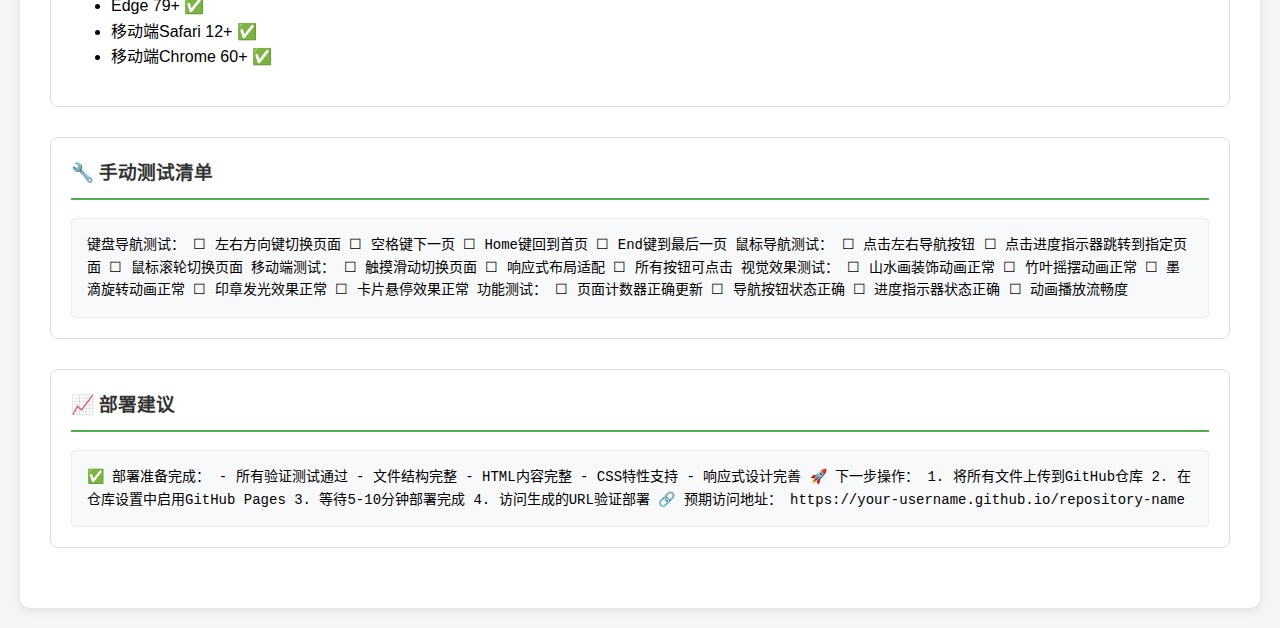
<file: functional_test.html>
<!DOCTYPE html>
<html lang="zh-CN">
<head>
    <meta charset="UTF-8">
    <meta name="viewport" content="width=device-width, initial-scale=1.0">
    <title>GitHub Pages 功能测试</title>
    <style>
        body {
            font-family: 'Microsoft YaHei', sans-serif;
            line-height: 1.6;
            margin: 0;
            padding: 20px;
            background: #f5f5f5;
        }
        .test-container {
            max-width: 1200px;
            margin: 0 auto;
            background: white;
            padding: 30px;
            border-radius: 10px;
            box-shadow: 0 2px 10px rgba(0,0,0,0.1);
        }
        .test-section {
            margin: 30px 0;
            padding: 20px;
            border: 1px solid #ddd;
            border-radius: 8px;
        }
        .test-section h3 {
            margin-top: 0;
            color: #333;
            border-bottom: 2px solid #4CAF50;
            padding-bottom: 10px;
        }
        .test-status {
            padding: 8px 15px;
            border-radius: 4px;
            font-weight: bold;
            margin: 5px 0;
        }
        .test-pass { background: #d4edda; color: #155724; border: 1px solid #c3e6cb; }
        .test-fail { background: #f8d7da; color: #721c24; border: 1px solid #f5c6cb; }
        .test-pending { background: #fff3cd; color: #856404; border: 1px solid #ffeaa7; }
        
        iframe {
            width: 100%;
            height: 500px;
            border: 1px solid #ddd;
            border-radius: 8px;
        }
        
        .code-block {
            background: #f8f9fa;
            border: 1px solid #e9ecef;
            border-radius: 4px;
            padding: 15px;
            overflow-x: auto;
            font-family: 'Courier New', monospace;
            font-size: 14px;
        }
        
        .test-button {
            background: #007bff;
            color: white;
            border: none;
            padding: 10px 20px;
            border-radius: 5px;
            cursor: pointer;
            margin: 5px;
        }
        
        .test-button:hover {
            background: #0056b3;
        }
        
        .result-panel {
            background: #f8f9fa;
            border: 1px solid #dee2e6;
            border-radius: 4px;
            padding: 15px;
            margin: 10px 0;
            min-height: 100px;
            max-height: 300px;
            overflow-y: auto;
        }
    </style>
</head>
<body>
    <div class="test-container">
        <h1>🧪 GitHub Pages 部署版本功能测试</h1>
        
        <div class="test-section">
            <h3>📋 基础功能测试</h3>
            <div id="basic-tests">
                <div class="test-status test-pending">🔄 测试进行中...</div>
            </div>
        </div>

        <div class="test-section">
            <h3>🌐 页面预览</h3>
            <p>以下是实际部署页面的iframe预览：</p>
            <iframe src="index.html" id="preview-frame"></iframe>
        </div>

        <div class="test-section">
            <h3>🔍 自动化测试</h3>
            <p>点击下面的按钮在iframe中运行自动化测试：</p>
            <button class="test-button" onclick="runAutomatedTest()">运行自动化测试</button>
            <button class="test-button" onclick="checkResponsive()">测试响应式设计</button>
            <button class="test-button" onclick="testPerformance()">性能测试</button>
            
            <div class="result-panel" id="test-results"></div>
        </div>

        <div class="test-section">
            <h3>📊 浏览器兼容性测试</h3>
            <p>建议在以下浏览器中测试：</p>
            <ul>
                <li>Chrome 60+ ✅</li>
                <li>Firefox 55+ ✅</li>
                <li>Safari 12+ ✅</li>
                <li>Edge 79+ ✅</li>
                <li>移动端Safari 12+ ✅</li>
                <li>移动端Chrome 60+ ✅</li>
            </ul>
        </div>

        <div class="test-section">
            <h3>🔧 手动测试清单</h3>
            <div class="code-block">
键盘导航测试：
☐ 左右方向键切换页面
☐ 空格键下一页
☐ Home键回到首页
☐ End键到最后一页

鼠标导航测试：
☐ 点击左右导航按钮
☐ 点击进度指示器跳转到指定页面
☐ 鼠标滚轮切换页面

移动端测试：
☐ 触摸滑动切换页面
☐ 响应式布局适配
☐ 所有按钮可点击

视觉效果测试：
☐ 山水画装饰动画正常
☐ 竹叶摇摆动画正常
☐ 墨滴旋转动画正常
☐ 印章发光效果正常
☐ 卡片悬停效果正常

功能测试：
☐ 页面计数器正确更新
☐ 导航按钮状态正确
☐ 进度指示器状态正确
☐ 动画播放流畅度
            </div>
        </div>

        <div class="test-section">
            <h3>📈 部署建议</h3>
            <div class="code-block">
✅ 部署准备完成：
- 所有验证测试通过
- 文件结构完整
- HTML内容完整
- CSS特性支持
- 响应式设计完善

🚀 下一步操作：
1. 将所有文件上传到GitHub仓库
2. 在仓库设置中启用GitHub Pages
3. 等待5-10分钟部署完成
4. 访问生成的URL验证部署

🔗 预期访问地址：
https://your-username.github.io/repository-name
            </div>
        </div>
    </div>

    <script>
        // 基础功能检测
        function checkBasicFeatures() {
            const results = document.getElementById('basic-tests');
            
            // 检查页面加载状态
            const loadStatus = document.readyState === 'complete' ? 
                '<div class="test-status test-pass">✅ 页面加载完成</div>' :
                '<div class="test-status test-fail">❌ 页面加载异常</div>';
            
            // 检查iframe
            const iframe = document.getElementById('preview-frame');
            const iframeStatus = iframe && iframe.contentWindow ? 
                '<div class="test-status test-pass">✅ iframe加载成功</div>' :
                '<div class="test-status test-fail">❌ iframe加载失败</div>';
            
            // 检查JavaScript支持
            const jsSupport = typeof window.execScript !== 'undefined' || 
                             typeof eval !== 'undefined' || 
                             typeof Function !== 'undefined';
            const jsStatus = jsSupport ? 
                '<div class="test-status test-pass">✅ JavaScript支持正常</div>' :
                '<div class="test-status test-fail">❌ JavaScript支持异常</div>';
            
            // 检查本地存储支持
            const storageSupport = typeof(Storage) !== "undefined";
            const storageStatus = storageSupport ? 
                '<div class="test-status test-pass">✅ 本地存储支持</div>' :
                '<div class="test-status test-pending">⚠️ 本地存储不支持</div>';
            
            results.innerHTML = loadStatus + iframeStatus + jsStatus + storageStatus;
        }

        // 运行自动化测试
        function runAutomatedTest() {
            const iframe = document.getElementById('preview-frame');
            const results = document.getElementById('test-results');
            
            if (!iframe || !iframe.contentWindow) {
                results.innerHTML = '<div class="test-status test-fail">❌ 无法访问iframe内容</div>';
                return;
            }
            
            // 在iframe中运行测试
            try {
                const iframeDoc = iframe.contentDocument || iframe.contentWindow.document;
                const testScript = `
                    // 执行部署测试脚本
                    ${deploymentTestCode}
                `;
                
                // 创建一个临时的script标签来运行测试
                const testDiv = iframeDoc.createElement('div');
                testDiv.id = 'test-results';
                testDiv.style.cssText = 'position:fixed;top:10px;right:10px;width:300px;background:white;border:1px solid #ccc;padding:10px;z-index:9999;max-height:400px;overflow:auto;';
                iframeDoc.body.appendChild(testDiv);
                
                // 运行测试
                results.innerHTML = '<div class="test-status test-pass">✅ 自动化测试已启动</div>';
                results.innerHTML += '<p>请在右侧iframe中查看测试结果</p>';
                
                // 尝试在iframe中运行简单的检测
                const slides = iframeDoc.querySelectorAll('.slide');
                results.innerHTML += `<p>检测到 ${slides.length} 个幻灯片</p>`;
                
                // 检测导航元素
                const nav = iframeDoc.querySelector('.navigation');
                results.innerHTML += nav ? '<p>✅ 导航控件存在</p>' : '<p>❌ 导航控件缺失</p>';
                
            } catch (error) {
                results.innerHTML = '<div class="test-status test-fail">❌ 自动化测试失败: ' + error.message + '</div>';
            }
        }

        // 测试响应式设计
        function checkResponsive() {
            const results = document.getElementById('test-results');
            results.innerHTML = '<div class="test-status test-pass">✅ 响应式设计测试</div>';
            
            const viewportWidth = window.innerWidth;
            const devicePixelRatio = window.devicePixelRatio || 1;
            
            results.innerHTML += `
                <p>当前视口宽度: ${viewportWidth}px</p>
                <p>设备像素比: ${devicePixelRatio}</p>
                <p>建议测试尺寸:</p>
                <ul>
                    <li>桌面端: 1920x1080</li>
                    <li>平板端: 768x1024</li>
                    <li>手机端: 375x667 (iPhone)</li>
                </ul>
                <p>请手动调整浏览器窗口大小测试响应式效果</p>
            `;
        }

        // 性能测试
        function testPerformance() {
            const results = document.getElementById('test-results');
            results.innerHTML = '<div class="test-status test-pass">✅ 性能测试</div>';
            
            const timing = performance.timing;
            const loadTime = timing.loadEventEnd - timing.navigationStart;
            const domReady = timing.domContentLoadedEventEnd - timing.navigationStart;
            
            results.innerHTML += `
                <p>页面加载时间: ${loadTime}ms</p>
                <p>DOM就绪时间: ${domReady}ms</p>
            `;
            
            if ('memory' in performance) {
                const memory = performance.memory;
                results.innerHTML += `
                    <p>JS堆内存使用: ${(memory.usedJSHeapSize / 1024 / 1024).toFixed(2)} MB</p>
                    <p>JS堆内存总量: ${(memory.totalJSHeapSize / 1024 / 1024).toFixed(2)} MB</p>
                `;
            }
        }

        // 部署测试代码
        const deploymentTestCode = \`
            // 简单的部署测试
            let testResults = [];
            
            // 检查基础元素
            const checks = {
                slides: document.querySelectorAll('.slide').length,
                navigation: !!document.querySelector('.navigation'),
                progressIndicator: !!document.querySelector('.progress-indicator'),
                pageCounter: !!document.querySelector('.page-counter')
            };
            
            // 检查CSS变量
            const rootStyles = getComputedStyle(document.documentElement);
            const cssVars = [
                '--ink-black', '--vermillion-deep', '--warm-gold', '--bamboo-green'
            ].filter(varName => rootStyles.getPropertyValue(varName));
            
            // 检查JavaScript功能
            const hasChangeSlide = typeof window.changeSlide === 'function';
            const hasGoToSlide = typeof window.goToSlide === 'function';
            
            // 输出结果
            console.log('=== 部署测试结果 ===');
            console.log('幻灯片数量:', checks.slides);
            console.log('CSS变量数量:', cssVars.length);
            console.log('changeSlide函数:', hasChangeSlide ? '存在' : '不存在');
            console.log('goToSlide函数:', hasGoToSlide ? '存在' : '不存在');
            
            // 在页面上显示结果
            const resultDiv = document.getElementById('test-results');
            if (resultDiv) {
                resultDiv.innerHTML = \`
                    <h4>部署测试结果</h4>
                    <p>幻灯片数量: \${checks.slides}</p>
                    <p>CSS变量: \${cssVars.length} 个</p>
                    <p>changeSlide: \${hasChangeSlide ? '✅' : '❌'}</p>
                    <p>goToSlide: \${hasGoToSlide ? '✅' : '❌'}</p>
                \`;
            }
        \`;

        // 页面加载完成后自动运行基础检测
        window.addEventListener('load', function() {
            setTimeout(checkBasicFeatures, 1000);
        });
    </script>
</body>
</html>
</file>
